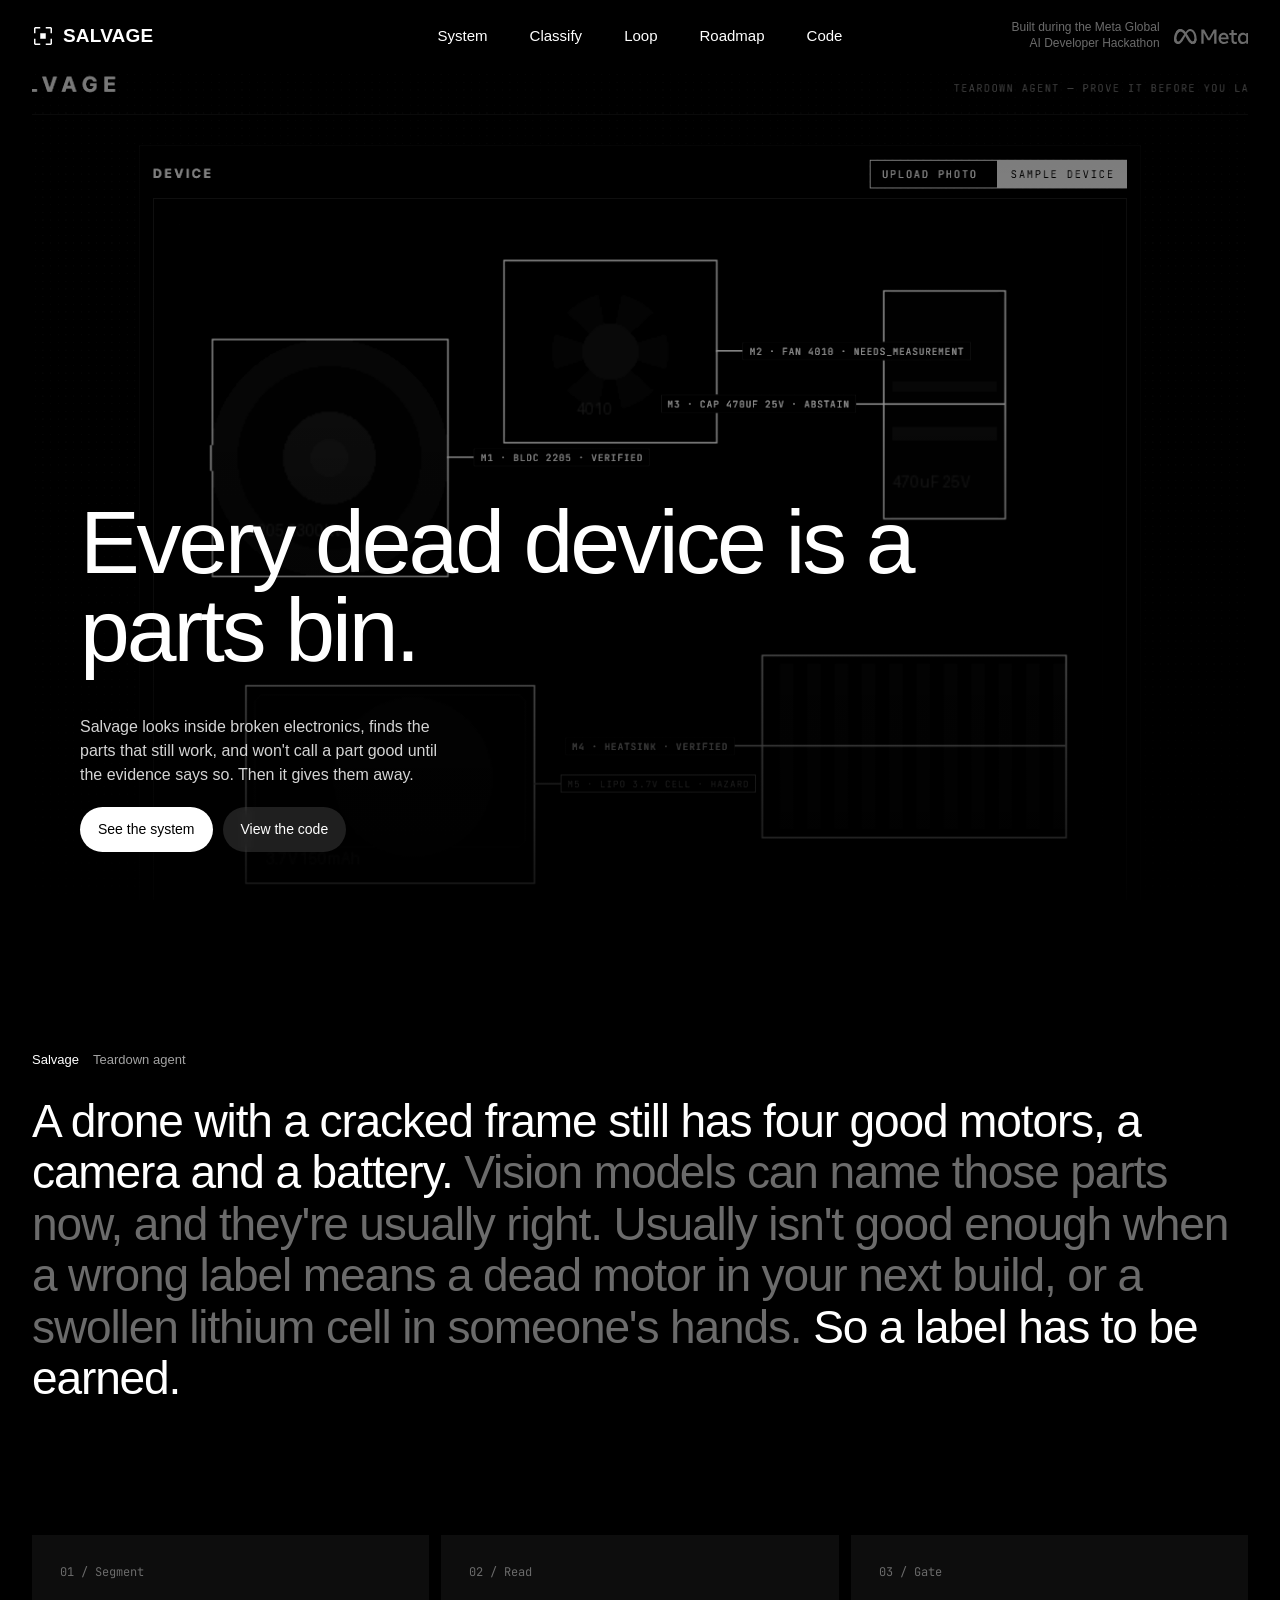
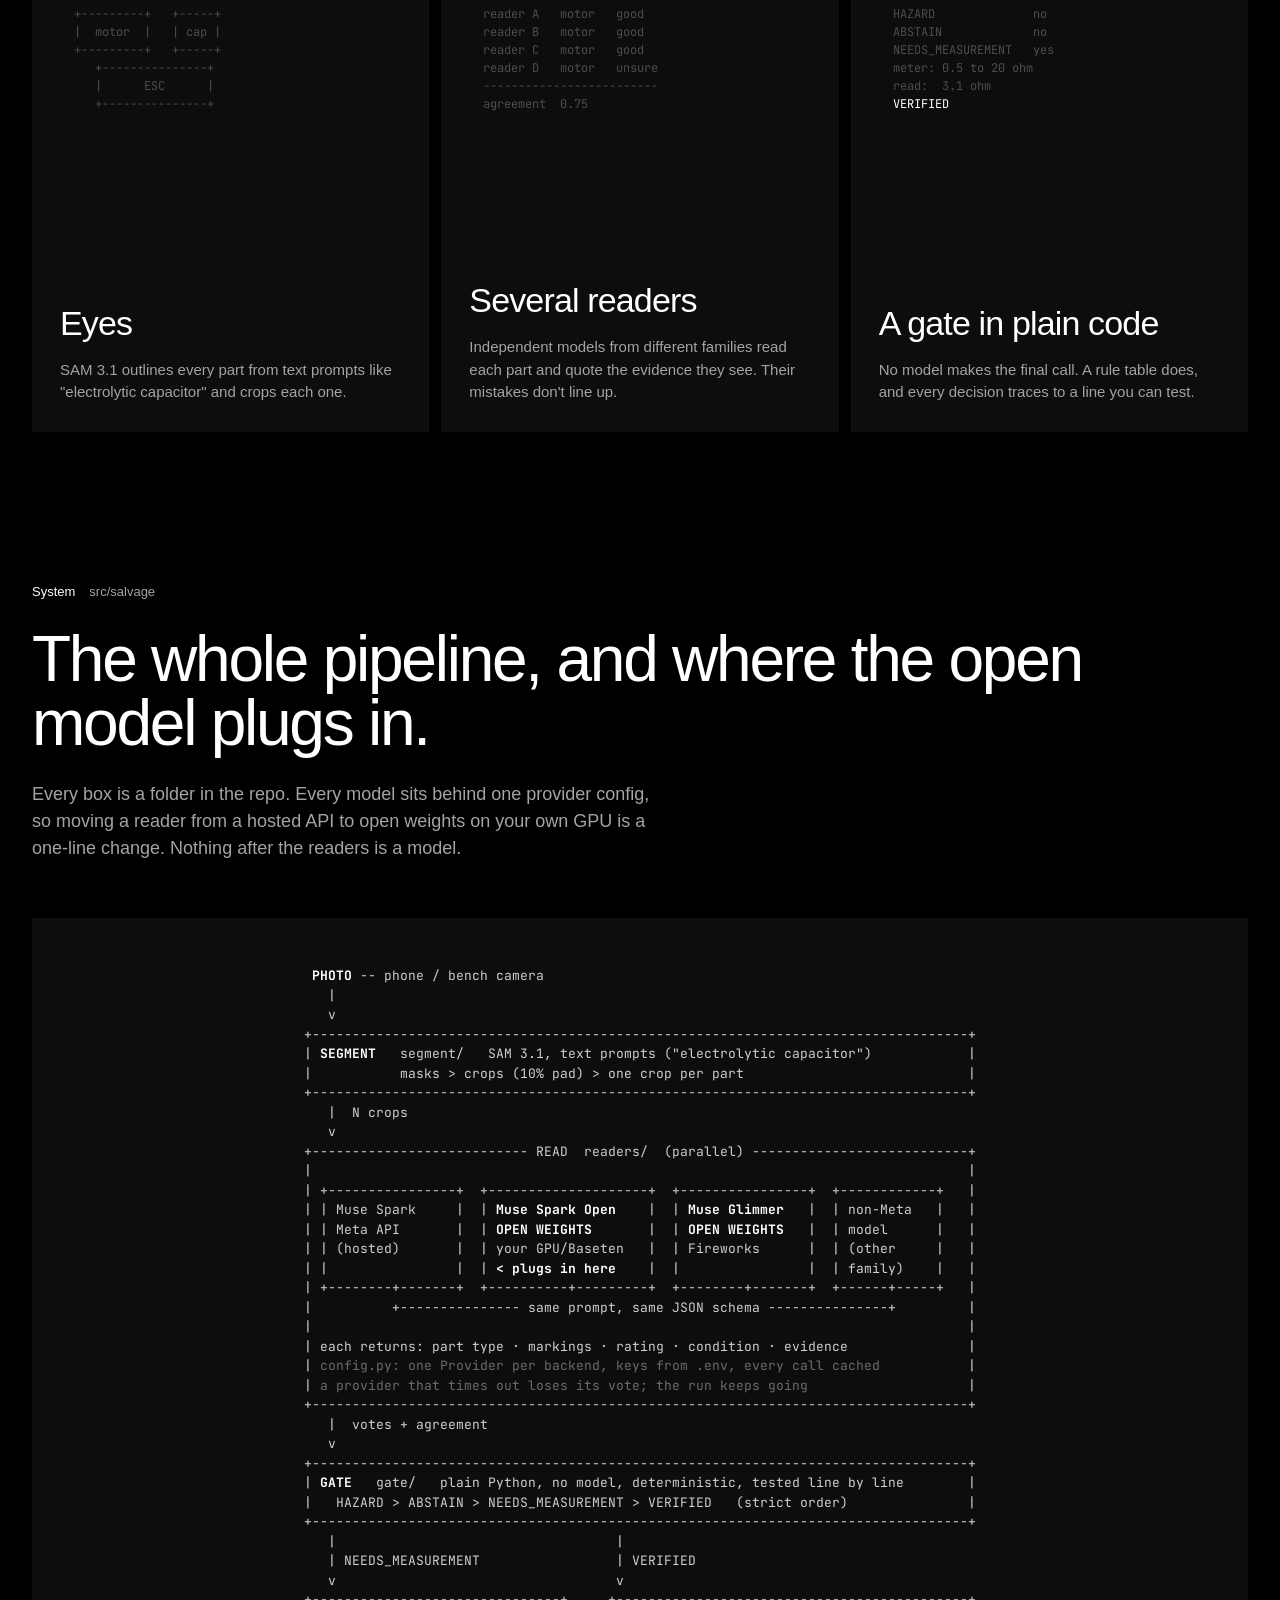
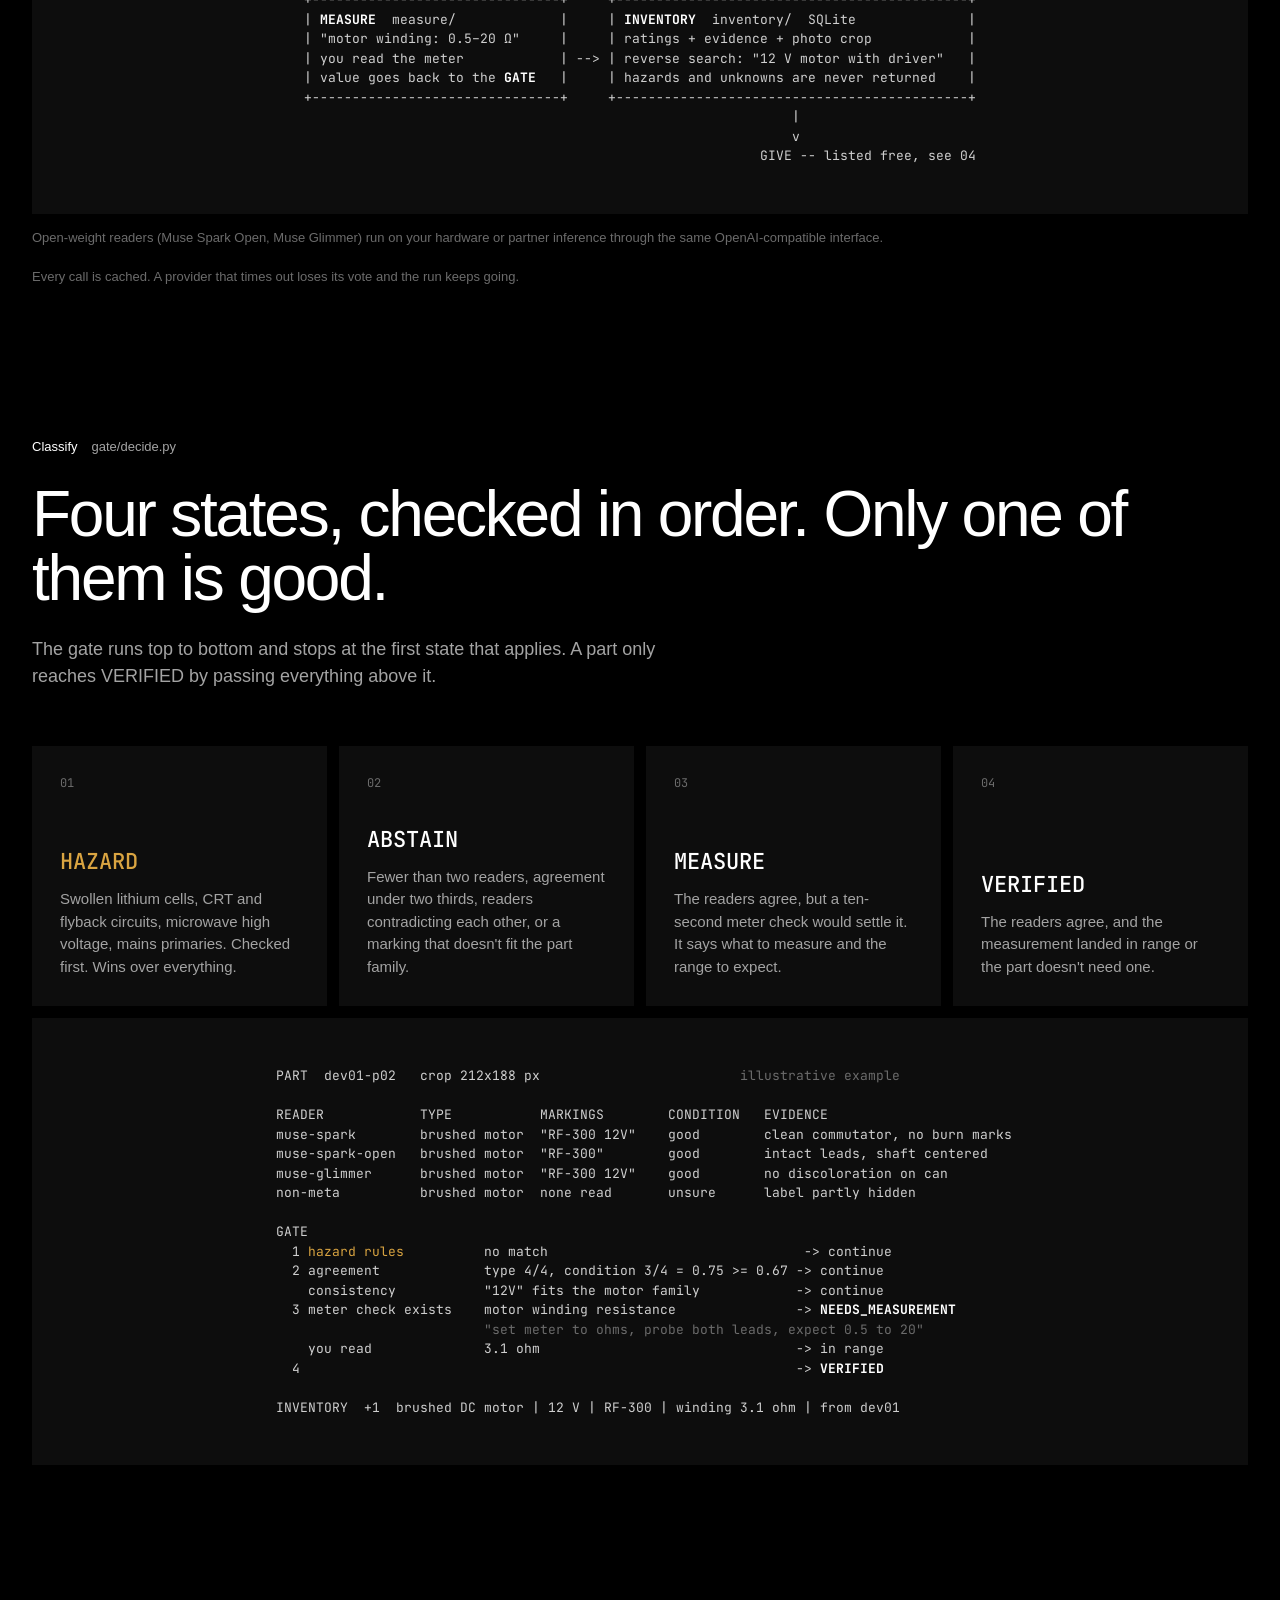
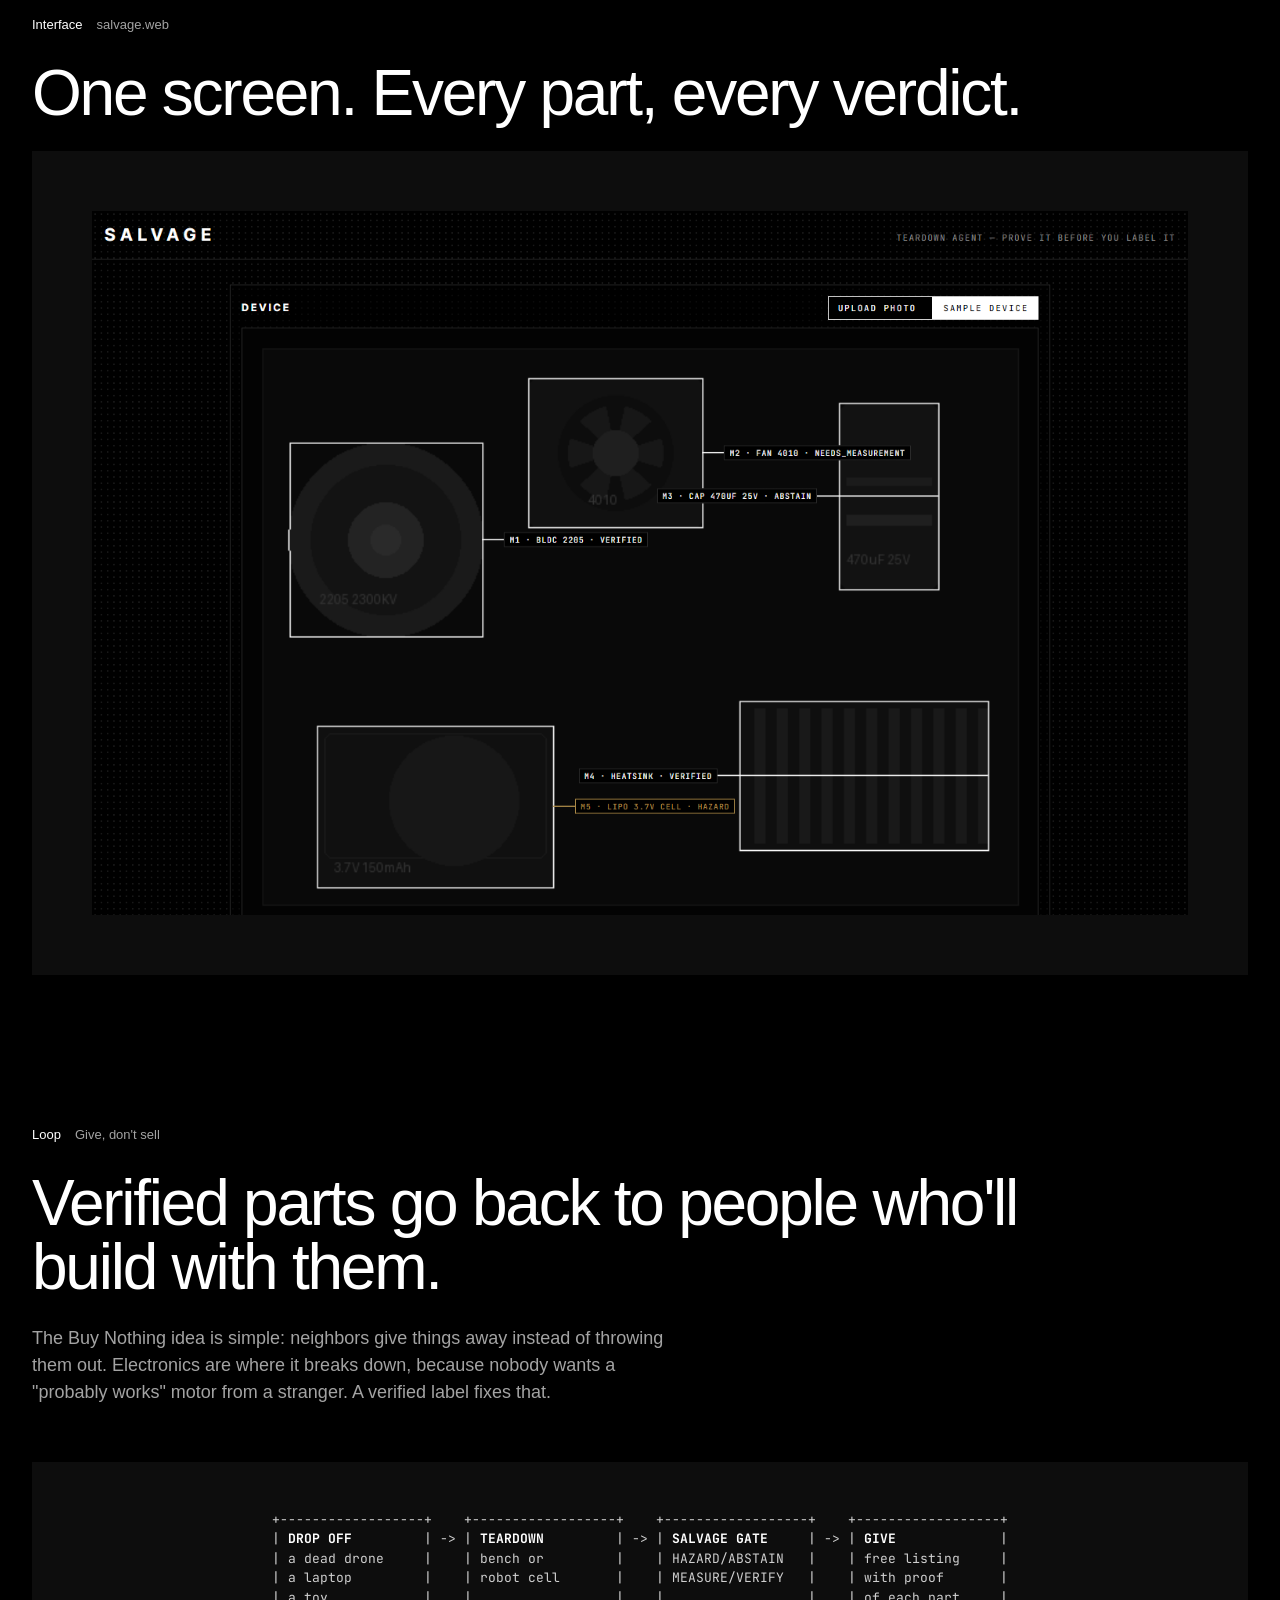
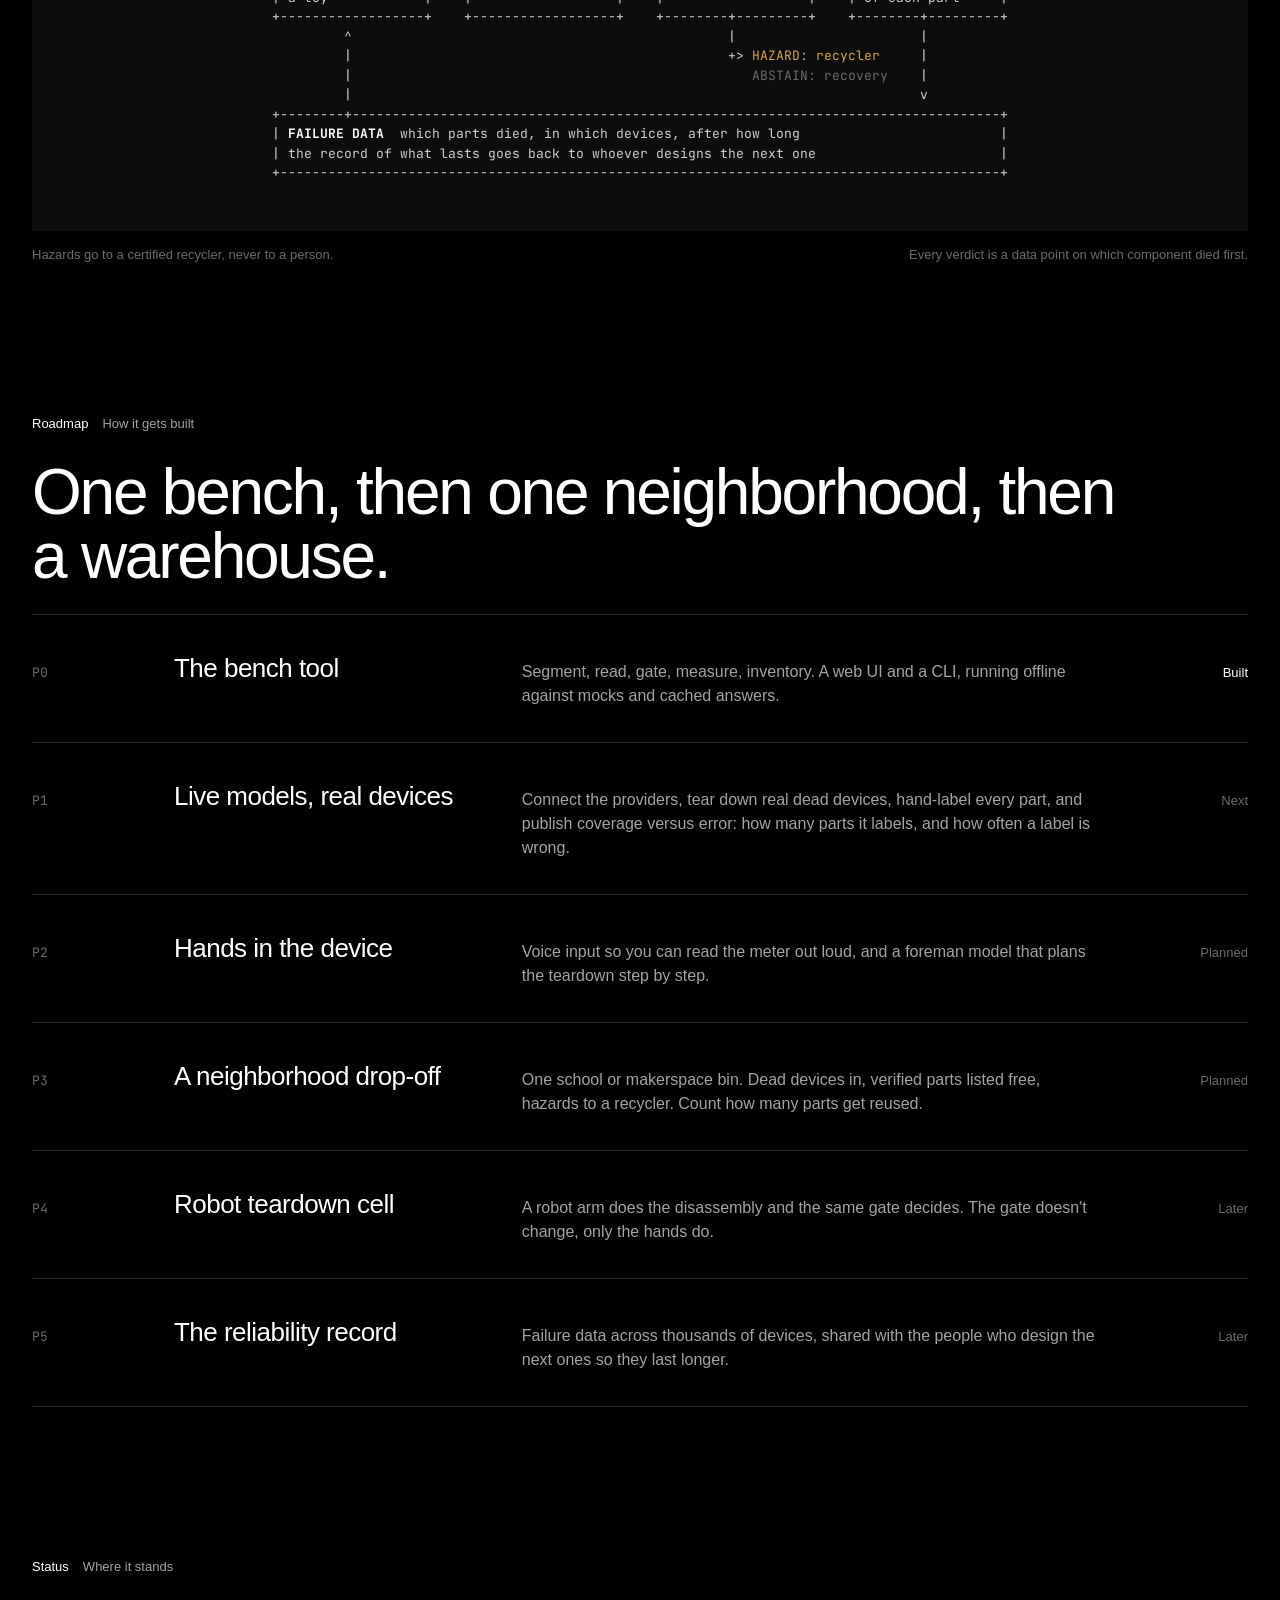
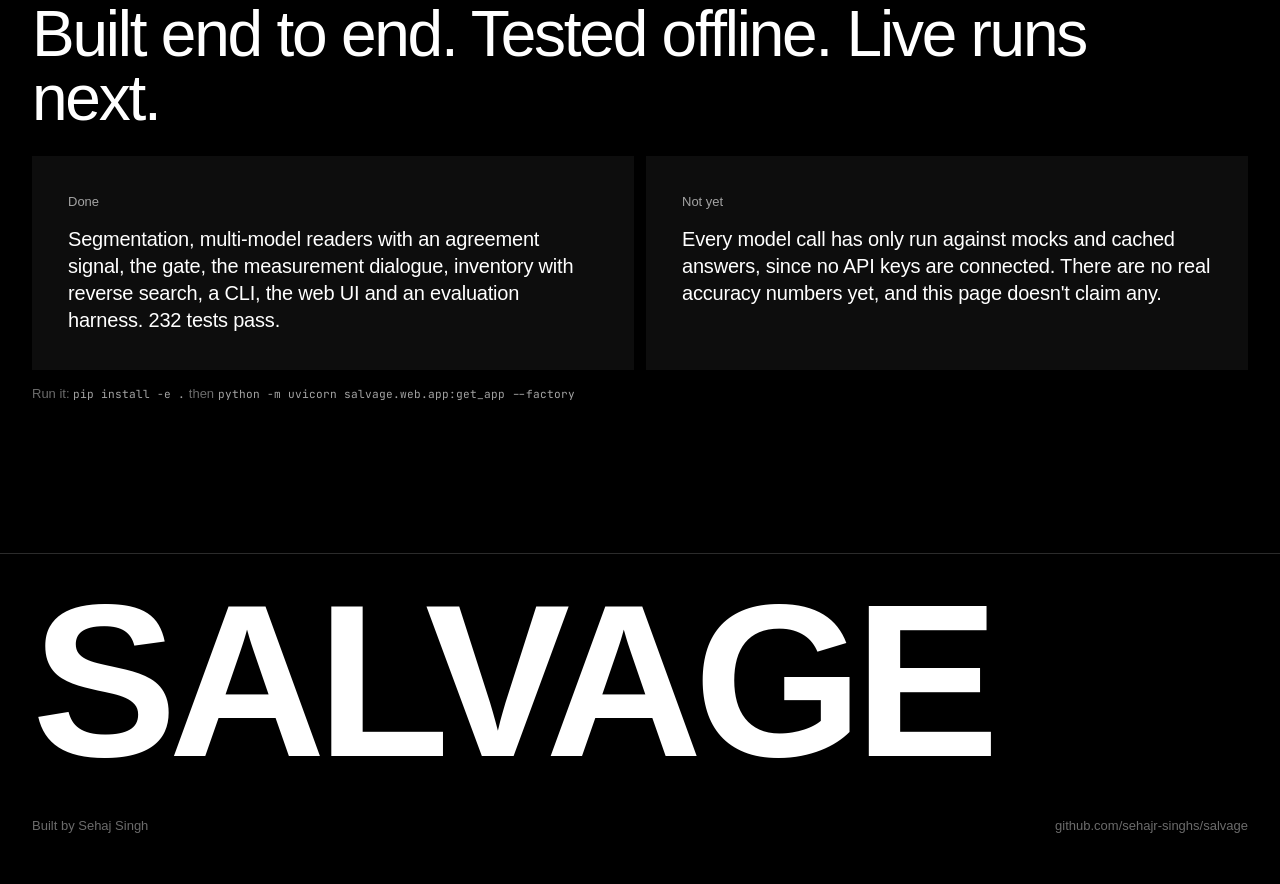
<file: docs/index.html>
<!doctype html>
<html lang="en">
<head>
<meta charset="utf-8">
<meta name="viewport" content="width=device-width, initial-scale=1">
<title>Salvage</title>
<meta name="description" content="A teardown agent that finds the parts inside dead electronics, proves each one works, and gives them back to the community.">
<link rel="preconnect" href="https://fonts.googleapis.com">
<link rel="preconnect" href="https://fonts.gstatic.com" crossorigin>
<link href="https://fonts.googleapis.com/css2?family=Inter+Tight:wght@400;500;600;700&family=JetBrains+Mono:wght@400;700&display=swap" rel="stylesheet">
<style>
  :root {
    --bg:#000; --fg:#fff; --g1:#a3a3a3; --g2:#6b6b6b; --g3:#2b2b2b; --panel:#0d0d0d; --amber:#d9a441;
    --sans:"Helvetica Neue",Helvetica,"Inter Tight",Arial,sans-serif;
    --mono:"JetBrains Mono",ui-monospace,Menlo,monospace;
    --edge:32px;
  }
  * { box-sizing:border-box; }
  html { background:var(--bg); scroll-behavior:smooth; }
  body { margin:0; background:var(--bg); color:var(--fg); font-family:var(--sans); font-size:16px; line-height:1.5; -webkit-font-smoothing:antialiased; overflow-x:hidden; }
  a { color:inherit; text-decoration:none; }

  header { position:sticky; top:0; z-index:20; background:var(--bg); }
  .bar { height:72px; padding:0 var(--edge); display:grid; grid-template-columns:1fr auto 1fr; align-items:center; gap:24px; }
  .logo { display:flex; align-items:center; gap:9px; font-weight:700; font-size:19px; letter-spacing:.01em; }
  .logo svg { width:22px; height:22px; }
  nav { display:flex; gap:42px; font-size:15px; }
  nav a:hover, .right a:hover { color:var(--g1); }
  .right { display:flex; justify-content:flex-end; align-items:center; gap:14px; font-size:12px; color:var(--g2); line-height:1.3; text-align:right; }
  .right svg { height:15px; width:auto; flex:none; }
  .right .meta path { fill:var(--g2); }

  .panel { margin:0 var(--edge); position:relative; overflow:hidden; background:var(--panel); }
  .hero { height:min(calc(100vh - 72px), 880px); min-height:600px; }
  .hero img { position:absolute; inset:0; width:100%; height:100%; object-fit:cover; object-position:center 60%; filter:grayscale(1) contrast(1.15) brightness(.55); transform:scale(1.04); }
  .hero::after { content:""; position:absolute; inset:0; background:linear-gradient(180deg, rgba(0,0,0,.15) 0%, rgba(0,0,0,0) 40%, rgba(0,0,0,.85) 100%); }
  .hero .cap { position:absolute; left:48px; right:48px; bottom:48px; z-index:2; display:flex; justify-content:space-between; align-items:flex-end; gap:40px; flex-wrap:wrap; }
  .hero h1 { font-weight:500; font-size:clamp(44px,7vw,104px); line-height:.98; letter-spacing:-.035em; margin:0; max-width:900px; }
  .hero .side { max-width:360px; font-size:16px; color:#d4d4d4; }
  .hero .side p { margin:0 0 20px; }
  .btns { display:flex; gap:10px; flex-wrap:wrap; }
  .btn { display:inline-flex; align-items:center; gap:10px; font-size:14px; font-weight:500; padding:12px 18px; border-radius:999px; background:var(--fg); color:#000; }
  .btn.ghost { background:rgba(255,255,255,.12); color:var(--fg); backdrop-filter:blur(6px); }
  .btn:hover { opacity:.85; }

  .statement { padding:150px var(--edge) 130px; }
  .statement p { font-size:clamp(28px,3.6vw,52px); line-height:1.12; letter-spacing:-.025em; font-weight:500; margin:0; max-width:1260px; }
  .statement p span { color:var(--g2); }
  .eyebrow { font-size:13px; color:var(--g1); margin:0 0 26px; display:flex; gap:14px; }
  .eyebrow b { font-weight:500; color:var(--fg); }

  .tiles { margin:0 var(--edge); display:grid; grid-template-columns:repeat(3,1fr); gap:12px; }
  .tile { background:var(--panel); aspect-ratio:4/5; position:relative; padding:28px; display:flex; flex-direction:column; justify-content:space-between; overflow:hidden; }
  .tile .idx { font-family:var(--mono); font-size:12px; color:var(--g2); }
  .tile h3 { font-size:34px; font-weight:500; letter-spacing:-.025em; margin:0 0 10px; }
  .tile p { margin:0; color:var(--g1); font-size:15px; max-width:340px; }
  .tile pre { position:absolute; top:70px; left:28px; right:28px; margin:0; font-family:var(--mono); font-size:12px; line-height:1.5; color:#4d4d4d; white-space:pre; overflow:hidden; font-variant-ligatures:none; }
  .tile pre .h { color:var(--fg); }
  .tile:hover pre { color:#7a7a7a; }

  .sec { padding:150px var(--edge) 0; }
  .sec h2 { font-size:clamp(36px,5vw,72px); font-weight:500; letter-spacing:-.035em; line-height:1; margin:0 0 26px; max-width:1100px; }
  .sec .lede { color:var(--g1); font-size:18px; max-width:640px; margin:0 0 56px; }

  .ascii-panel { margin:0 var(--edge); background:var(--panel); padding:48px; overflow-x:auto; }
  pre.ascii { font-family:var(--mono); font-size:13px; line-height:1.5; color:#cfcfcf; margin:0 auto; width:max-content; white-space:pre; font-variant-ligatures:none; }
  pre.ascii .r { color:var(--fg); font-weight:700; } pre.ascii .a { color:var(--amber); } pre.ascii .m { color:var(--g2); } pre.ascii .w { color:var(--fg); font-weight:700; }
  .caption { margin:14px var(--edge) 0; font-size:13px; color:var(--g2); display:flex; justify-content:space-between; gap:20px; flex-wrap:wrap; }

  .states { margin:0 var(--edge) 12px; display:grid; grid-template-columns:repeat(4,1fr); gap:12px; }
  .st { background:var(--panel); padding:28px; min-height:260px; display:flex; flex-direction:column; justify-content:space-between; }
  .st .k { font-family:var(--mono); font-size:12px; color:var(--g2); }
  .st h4 { font-size:22px; font-weight:500; margin:0 0 10px; font-family:var(--mono); }
  .st p { margin:0; color:var(--g1); font-size:15px; }
  .st.haz h4 { color:var(--amber); }

  .shot { margin:0 var(--edge); background:var(--panel); padding:60px; }
  .shot img { width:100%; display:block; }

  .rows { margin:0 var(--edge); border-top:1px solid var(--g3); }
  .row { display:grid; grid-template-columns:110px 1.1fr 2fr 120px; gap:32px; padding:34px 0; border-bottom:1px solid var(--g3); align-items:baseline; }
  .row .n { font-family:var(--mono); font-size:13px; color:var(--g2); }
  .row h3 { font-size:26px; font-weight:500; letter-spacing:-.02em; margin:0; }
  .row p { margin:0; color:var(--g1); }
  .row .s { font-size:13px; color:var(--g2); text-align:right; }
  .row .s.on { color:var(--fg); }

  .status { margin:0 var(--edge); display:grid; grid-template-columns:1fr 1fr; gap:12px; }
  .status div { background:var(--panel); padding:36px; }
  .status h4 { margin:0 0 14px; font-size:13px; font-weight:500; color:var(--g1); }
  .status p { margin:0; font-size:20px; line-height:1.35; letter-spacing:-.01em; }
  code { font-family:var(--mono); font-size:.86em; color:var(--g1); }

  footer { margin-top:150px; padding:40px var(--edge) 48px; border-top:1px solid var(--g3); display:grid; grid-template-columns:1fr auto; gap:20px; font-size:13px; color:var(--g2); }
  footer .big { grid-column:1/-1; font-weight:700; font-size:clamp(64px,17vw,250px); letter-spacing:-.04em; line-height:.8; color:var(--fg); margin-bottom:28px; }

  @media (max-width:1000px) {
    nav { display:none; }
    .bar { grid-template-columns:1fr auto; }
    .tiles { grid-template-columns:1fr 1fr; }
    .states { grid-template-columns:1fr 1fr; }
    .row { grid-template-columns:70px 1fr; } .row p { grid-column:2; } .row .s { grid-column:2; text-align:left; }
  }
  @media (max-width:640px) {
    :root { --edge:16px; }
    .right .txt { display:none; }
    .hero .cap { left:20px; right:20px; bottom:28px; }
    .tiles, .states, .status { grid-template-columns:1fr; }
    .tile { aspect-ratio:auto; min-height:360px; }
    .statement, .sec { padding-top:96px; }
    .ascii-panel { padding:24px 16px; } pre.ascii { font-size:10.5px; margin:0; }
    .shot { padding:16px; }
  }
</style>
</head>
<body>

<header><div class="bar">
  <a class="logo" href="#"><svg viewBox="0 0 24 24" fill="none" stroke="#fff" stroke-width="1.6"><path d="M3 3h6M3 3v6M21 3h-6M21 3v6M3 21h6M3 21v-6M21 21h-6M21 21v-6"/><rect x="9" y="9" width="6" height="6" fill="#fff" stroke="none"/></svg>SALVAGE</a>
  <nav><a href="#system">System</a><a href="#classify">Classify</a><a href="#loop">Loop</a><a href="#roadmap">Roadmap</a><a href="https://github.com/sehajr-singhs/salvage">Code</a></nav>
  <div class="right">
    <span class="txt">Built during the Meta Global<br>AI Developer Hackathon</span>
    <svg class="meta" viewBox="0 0 948 191" aria-label="Meta" role="img"><path d="m31.06,125.96c0,10.98 2.41,19.41 5.56,24.51 4.13,6.68 10.29,9.51 16.57,9.51 8.1,0 15.51-2.01 29.79-21.76 11.44-15.83 24.92-38.05 33.99-51.98l15.36-23.6c10.67-16.39 23.02-34.61 37.18-46.96 11.56-10.08 24.03-15.68 36.58-15.68 21.07,0 41.14,12.21 56.5,35.11 16.81,25.08 24.97,56.67 24.97,89.27 0,19.38-3.82,33.62-10.32,44.87-6.28,10.88-18.52,21.75-39.11,21.75l0-31.02c17.63,0 22.03-16.2 22.03-34.74 0-26.42-6.16-55.74-19.73-76.69-9.63-14.86-22.11-23.94-35.84-23.94-14.85,0-26.8,11.2-40.23,31.17-7.14,10.61-14.47,23.54-22.7,38.13l-9.06,16.05c-18.2,32.27-22.81,39.62-31.91,51.75-15.95,21.24-29.57,29.29-47.5,29.29-21.27,0-34.72-9.21-43.05-23.09-6.8-11.31-10.14-26.15-10.14-43.06z"/><path d="m24.49,37.3c14.24-21.95 34.79-37.3 58.36-37.3 13.65,0 27.22,4.04 41.39,15.61 15.5,12.65 32.02,33.48 52.63,67.81l7.39,12.32c17.84,29.72 27.99,45.01 33.93,52.22 7.64,9.26 12.99,12.02 19.94,12.02 17.63,0 22.03-16.2 22.03-34.74l27.4-.86c0,19.38-3.82,33.62-10.32,44.87-6.28,10.88-18.52,21.75-39.11,21.75-12.8,0-24.14-2.78-36.68-14.61-9.64-9.08-20.91-25.21-29.58-39.71l-25.79-43.08c-12.94-21.62-24.81-37.74-31.68-45.04-7.39-7.85-16.89-17.33-32.05-17.33-12.27,0-22.69,8.61-31.41,21.78z"/><path d="m82.35,31.23c-12.27,0-22.69,8.61-31.41,21.78-12.33,18.61-19.88,46.33-19.88,72.95 0,10.98 2.41,19.41 5.56,24.51l-26.48,17.44c-6.8-11.31-10.14-26.15-10.14-43.06 0-30.75 8.44-62.8 24.49-87.55 14.24-21.95 34.79-37.3 58.36-37.3z"/><path d="m347.94,6.04h35.93l61.09,110.52 61.1-110.52h35.15v181.6h-29.31v-139.18l-53.58,96.38h-27.5l-53.57-96.38v139.18h-29.31z
m285.11,67.71c-21.02,0-33.68,15.82-36.71,35.41h71.34c-1.47-20.18-13.11-35.41-34.63-35.41z
m-65.77,46.57c0-41.22 26.64-71.22 66.28-71.22 38.99,0 62.27,29.62 62.27,73.42v8.05h-99.49c3.53,21.31 17.67,35.67 40.47,35.67 18.19,0 29.56-5.55 40.34-15.7l15.57,19.07c-14.67,13.49-33.33,21.27-56.95,21.27-42.91,0-68.49-31.29-68.49-70.56z
m164.09-43.97h-26.98v-24h26.98v-39.69h28.28v39.69h40.99v24h-40.99v60.83c0,20.77 6.64,28.15 22.96,28.15 7.45,0 11.72-.64 18.03-1.69v23.74c-7.86,2.22-15.36,3.24-23.48,3.24-30.53,0-45.79-16.68-45.79-50.07z
m188.35,23.34c-5.68-14.34-18.35-24.9-36.97-24.9-24.2,0-39.69,17.17-39.69,45.14 0,27.27 14.26,45.27 38.53,45.27 19.08,0 32.7-11.1 38.13-24.91z
m28.28,87.95h-27.76v-18.94c-7.76,11.15-21.88,22.18-44.75,22.18-36.78,0-61.36-30.79-61.36-70.95 0-40.54 25.17-70.83 62.92-70.83 18.66,0 33.3,7.46 43.19,20.63v-17.38h27.76z"/></svg>
  </div>
</div></header>

<div class="panel hero">
  <img src="ui.png" alt="Salvage scanning a sample device, with each part outlined and labeled">
  <div class="cap">
    <h1>Every dead device is a parts bin.</h1>
    <div class="side">
      <p>Salvage looks inside broken electronics, finds the parts that still work, and won't call a part good until the evidence says so. Then it gives them away.</p>
      <div class="btns"><a class="btn" href="#system">See the system</a><a class="btn ghost" href="https://github.com/sehajr-singhs/salvage">View the code</a></div>
    </div>
  </div>
</div>

<div class="statement">
  <div class="eyebrow"><b>Salvage</b><span>Teardown agent</span></div>
  <p>A drone with a cracked frame still has four good motors, a camera and a battery. <span>Vision models can name those parts now, and they're usually right. Usually isn't good enough when a wrong label means a dead motor in your next build, or a swollen lithium cell in someone's hands.</span> So a label has to be earned.</p>
</div>

<div class="tiles">
  <div class="tile"><span class="idx">01 / Segment</span>
<pre>  +---------+   +-----+
  |  motor  |   | cap |
  +---------+   +-----+
     +---------------+
     |      ESC      |
     +---------------+</pre>
    <div><h3>Eyes</h3><p>SAM 3.1 outlines every part from text prompts like "electrolytic capacitor" and crops each one.</p></div></div>
  <div class="tile"><span class="idx">02 / Read</span>
<pre>  reader A   motor   good
  reader B   motor   good
  reader C   motor   good
  reader D   motor   unsure
  -------------------------
  agreement  0.75</pre>
    <div><h3>Several readers</h3><p>Independent models from different families read each part and quote the evidence they see. Their mistakes don't line up.</p></div></div>
  <div class="tile"><span class="idx">03 / Gate</span>
<pre>  HAZARD              no
  ABSTAIN             no
  NEEDS_MEASUREMENT   yes
  meter: 0.5 to 20 ohm
  read:  3.1 ohm
  <span class="h">VERIFIED</span></pre>
    <div><h3>A gate in plain code</h3><p>No model makes the final call. A rule table does, and every decision traces to a line you can test.</p></div></div>
</div>

<section class="sec" id="system">
  <div class="eyebrow"><b>System</b><span>src/salvage</span></div>
  <h2>The whole pipeline, and where the open model plugs in.</h2>
  <p class="lede">Every box is a folder in the repo. Every model sits behind one provider config, so moving a reader from a hosted API to open weights on your own GPU is a one-line change. Nothing after the readers is a model.</p>
</section>
<div class="ascii-panel">
<pre class="ascii">
<span class="w"> PHOTO</span> -- phone / bench camera
   |
   v
+----------------------------------------------------------------------------------+
| <span class="w">SEGMENT </span>  segment/   SAM 3.1, text prompts ("electrolytic capacitor")            |
|           masks &gt; crops (10% pad) &gt; one crop per part                            |
+----------------------------------------------------------------------------------+
   |  N crops
   v
+--------------------------- READ  readers/  (parallel) ---------------------------+
|                                                                                  |
| +----------------+  +--------------------+  +----------------+  +------------+   |
| | Muse Spark     |  | <span class="r">Muse Spark Open</span>    |  | <span class="r">Muse Glimmer</span>   |  | non-Meta   |   |
| | Meta API       |  | <span class="r">OPEN WEIGHTS</span>       |  | <span class="r">OPEN WEIGHTS</span>   |  | model      |   |
| | (hosted)       |  | your GPU/Baseten   |  | Fireworks      |  | (other     |   |
| |                |  | <span class="r">&lt; plugs in here</span>    |  |                |  | family)    |   |
| +--------+-------+  +----------+---------+  +--------+-------+  +------+-----+   |
|          +--------------- same prompt, same JSON schema ---------------+         |
|                                                                                  |
| each returns: part type · markings · rating · condition · evidence               |
| <span class="m">config.py: one Provider per backend, keys from .env, every call cached</span>           |
| <span class="m">a provider that times out loses its vote; the run keeps going</span>                    |
+----------------------------------------------------------------------------------+
   |  votes + agreement
   v
+----------------------------------------------------------------------------------+
| <span class="w">GATE   </span>gate/   plain Python, no model, deterministic, tested line by line        |
|   HAZARD &gt; ABSTAIN &gt; NEEDS_MEASUREMENT &gt; VERIFIED   (strict order)               |
+----------------------------------------------------------------------------------+
   |                                   |
   | NEEDS_MEASUREMENT                 | VERIFIED
   v                                   v
+-------------------------------+     +--------------------------------------------+
| <span class="w">MEASURE </span> measure/             |     | <span class="w">INVENTORY </span> inventory/  SQLite              |
| "motor winding: 0.5–20 Ω"     |     | ratings + evidence + photo crop            |
| you read the meter            | --&gt; | reverse search: "12 V motor with driver"   |
| value goes back to the <span class="w">GATE   </span>|     | hazards and unknowns are never returned    |
+-------------------------------+     +--------------------------------------------+
                                                             |
                                                             v
                                                         GIVE -- listed free, see 04
</pre>
</div>
<div class="caption"><span>Open-weight readers (Muse Spark Open, Muse Glimmer) run on your hardware or partner inference through the same OpenAI-compatible interface.</span><span>Every call is cached. A provider that times out loses its vote and the run keeps going.</span></div>

<section class="sec" id="classify">
  <div class="eyebrow"><b>Classify</b><span>gate/decide.py</span></div>
  <h2>Four states, checked in order. Only one of them is good.</h2>
  <p class="lede">The gate runs top to bottom and stops at the first state that applies. A part only reaches VERIFIED by passing everything above it.</p>
</section>
<div class="states">
  <div class="st haz"><span class="k">01</span><div><h4>HAZARD</h4><p>Swollen lithium cells, CRT and flyback circuits, microwave high voltage, mains primaries. Checked first. Wins over everything.</p></div></div>
  <div class="st"><span class="k">02</span><div><h4>ABSTAIN</h4><p>Fewer than two readers, agreement under two thirds, readers contradicting each other, or a marking that doesn't fit the part family.</p></div></div>
  <div class="st"><span class="k">03</span><div><h4>MEASURE</h4><p>The readers agree, but a ten-second meter check would settle it. It says what to measure and the range to expect.</p></div></div>
  <div class="st"><span class="k">04</span><div><h4>VERIFIED</h4><p>The readers agree, and the measurement landed in range or the part doesn't need one.</p></div></div>
</div>
<div class="ascii-panel">
<pre class="ascii">
 PART  dev01-p02   crop 212x188 px                         <span class="m">illustrative example</span>

 READER            TYPE           MARKINGS        CONDITION   EVIDENCE
 muse-spark        brushed motor  "RF-300 12V"    good        clean commutator, no burn marks
 muse-spark-open   brushed motor  "RF-300"        good        intact leads, shaft centered
 muse-glimmer      brushed motor  "RF-300 12V"    good        no discoloration on can
 non-meta          brushed motor  none read       unsure      label partly hidden

 GATE
   1 <span class="a">hazard rules</span>          no match                                -> continue
   2 agreement             type 4/4, condition 3/4 = 0.75 >= 0.67 -> continue
     consistency           "12V" fits the motor family            -> continue
   3 meter check exists    motor winding resistance               -> <span class="w">NEEDS_MEASUREMENT</span>
                           <span class="m">"set meter to ohms, probe both leads, expect 0.5 to 20"</span>
     you read              3.1 ohm                                -> in range
   4                                                              -> <span class="r">VERIFIED</span>

 INVENTORY  +1  brushed DC motor | 12 V | RF-300 | winding 3.1 ohm | from dev01
</pre>
</div>

<section class="sec">
  <div class="eyebrow"><b>Interface</b><span>salvage.web</span></div>
  <h2>One screen. Every part, every verdict.</h2>
</section>
<div class="shot"><img src="ui.png" alt="Salvage web interface showing a sample device with five outlined parts and their verdicts"></div>

<section class="sec" id="loop">
  <div class="eyebrow"><b>Loop</b><span>Give, don't sell</span></div>
  <h2>Verified parts go back to people who'll build with them.</h2>
  <p class="lede">The Buy Nothing idea is simple: neighbors give things away instead of throwing them out. Electronics are where it breaks down, because nobody wants a "probably works" motor from a stranger. A verified label fixes that.</p>
</section>
<div class="ascii-panel">
<pre class="ascii">
+------------------+    +------------------+    +------------------+    +------------------+
| <span class="w">DROP OFF</span>         | -&gt; | <span class="w">TEARDOWN</span>         | -&gt; | <span class="w">SALVAGE GATE</span>     | -&gt; | <span class="w">GIVE </span>            |
| a dead drone     |    | bench or         |    | HAZARD/ABSTAIN   |    | free listing     |
| a laptop         |    | robot cell       |    | MEASURE/VERIFY   |    | with proof       |
| a toy            |    |                  |    |                  |    | of each part     |
+------------------+    +------------------+    +--------+---------+    +--------+---------+
         ^                                               |                       |
         |                                               +&gt; <span class="a">HAZARD: recycler</span>     |
         |                                                  <span class="m">ABSTAIN: recovery</span>    |
         |                                                                       v
+--------+---------------------------------------------------------------------------------+
| <span class="w">FAILURE DATA</span>  which parts died, in which devices, after how long                         |
| the record of what lasts goes back to whoever designs the next one                       |
+------------------------------------------------------------------------------------------+
</pre>
</div>
<div class="caption"><span>Hazards go to a certified recycler, never to a person.</span><span>Every verdict is a data point on which component died first.</span></div>

<section class="sec" id="roadmap">
  <div class="eyebrow"><b>Roadmap</b><span>How it gets built</span></div>
  <h2>One bench, then one neighborhood, then a warehouse.</h2>
</section>
<div class="rows">
  <div class="row"><span class="n">P0</span><h3>The bench tool</h3><p>Segment, read, gate, measure, inventory. A web UI and a CLI, running offline against mocks and cached answers.</p><span class="s on">Built</span></div>
  <div class="row"><span class="n">P1</span><h3>Live models, real devices</h3><p>Connect the providers, tear down real dead devices, hand-label every part, and publish coverage versus error: how many parts it labels, and how often a label is wrong.</p><span class="s">Next</span></div>
  <div class="row"><span class="n">P2</span><h3>Hands in the device</h3><p>Voice input so you can read the meter out loud, and a foreman model that plans the teardown step by step.</p><span class="s">Planned</span></div>
  <div class="row"><span class="n">P3</span><h3>A neighborhood drop-off</h3><p>One school or makerspace bin. Dead devices in, verified parts listed free, hazards to a recycler. Count how many parts get reused.</p><span class="s">Planned</span></div>
  <div class="row"><span class="n">P4</span><h3>Robot teardown cell</h3><p>A robot arm does the disassembly and the same gate decides. The gate doesn't change, only the hands do.</p><span class="s">Later</span></div>
  <div class="row"><span class="n">P5</span><h3>The reliability record</h3><p>Failure data across thousands of devices, shared with the people who design the next ones so they last longer.</p><span class="s">Later</span></div>
</div>

<section class="sec" id="status">
  <div class="eyebrow"><b>Status</b><span>Where it stands</span></div>
  <h2>Built end to end. Tested offline. Live runs next.</h2>
</section>
<div class="status">
  <div><h4>Done</h4><p>Segmentation, multi-model readers with an agreement signal, the gate, the measurement dialogue, inventory with reverse search, a CLI, the web UI and an evaluation harness. 232 tests pass.</p></div>
  <div><h4>Not yet</h4><p>Every model call has only run against mocks and cached answers, since no API keys are connected. There are no real accuracy numbers yet, and this page doesn't claim any.</p></div>
</div>
<div class="caption"><span>Run it: <code>pip install -e .</code> then <code>python -m uvicorn salvage.web.app:get_app --factory</code></span></div>

<footer>
  <div class="big">SALVAGE</div>
  <span>Built by Sehaj Singh</span>
  <a href="https://github.com/sehajr-singhs/salvage">github.com/sehajr-singhs/salvage</a>
</footer>
</body>
</html>
</file>
